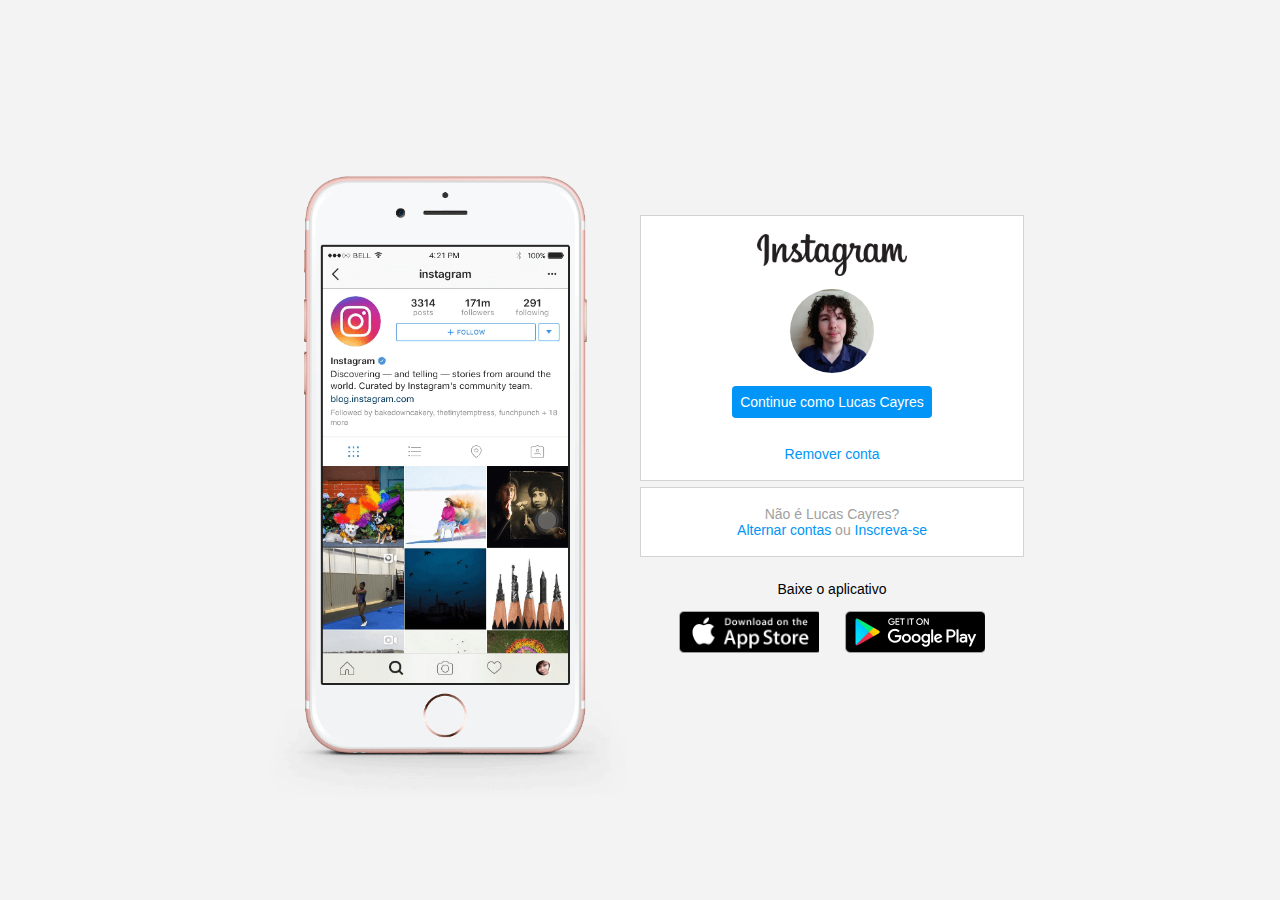
<file: Recriando a pagina inicial do Instagram (MODIFICAÇÕES)/index.html>
<!DOCTYPE html>
<html lang="pt-br">
<head>
    <meta charset="UTF-8">
    <meta name="viewport" content="width=device-width, initial-scale=1.0">
    <link rel="stylesheet" href="style.css">
    <title>Instagram</title>
</head>
<body>
    <div class="instagram-wrapper">
        <div class="instagram-phone">
            <img src="./img/instagram-celular.png" alt="celular com instagram aberto">
        </div>
        <div class="instagram-continue">
            <div class="group">
                <img src="./img/instagram-logo.png" class="instagram-logo" alt="instagram logo">
                <div class="profile-photo">
                    <img src="./img/perfil-instagram.jpg" alt="foto de perfil">
                </div>
                <a href="#" class="instagram-login">Continue como Lucas Cayres</a>
                <a href="#" class="instagram-logout">Remover conta</a>
            </div>
            <div class="group">
                <p class="not-account">Não é Lucas Cayres?</p>
                <p class="not-account">
                    <span class="link-blue">Alternar contas</span>
                    ou
                    <span class="link-blue">Inscreva-se</span>
                </p>
            </div>
            <div class="get-the-app">
                <p class="get-app">Baixe o aplicativo</p>
                <div class="download">
                    <a href="https://apps.apple.com/br/app/instagram/id389801252" target="_blank" class="app-download"></a>
                    <a href="https://play.google.com/store/apps/details?id=com.instagram.android&gl=US" target="_blank" class="app-download"></a>
                </div>
            </div>
        </div>
    </div>
</body>
</html>
</file>
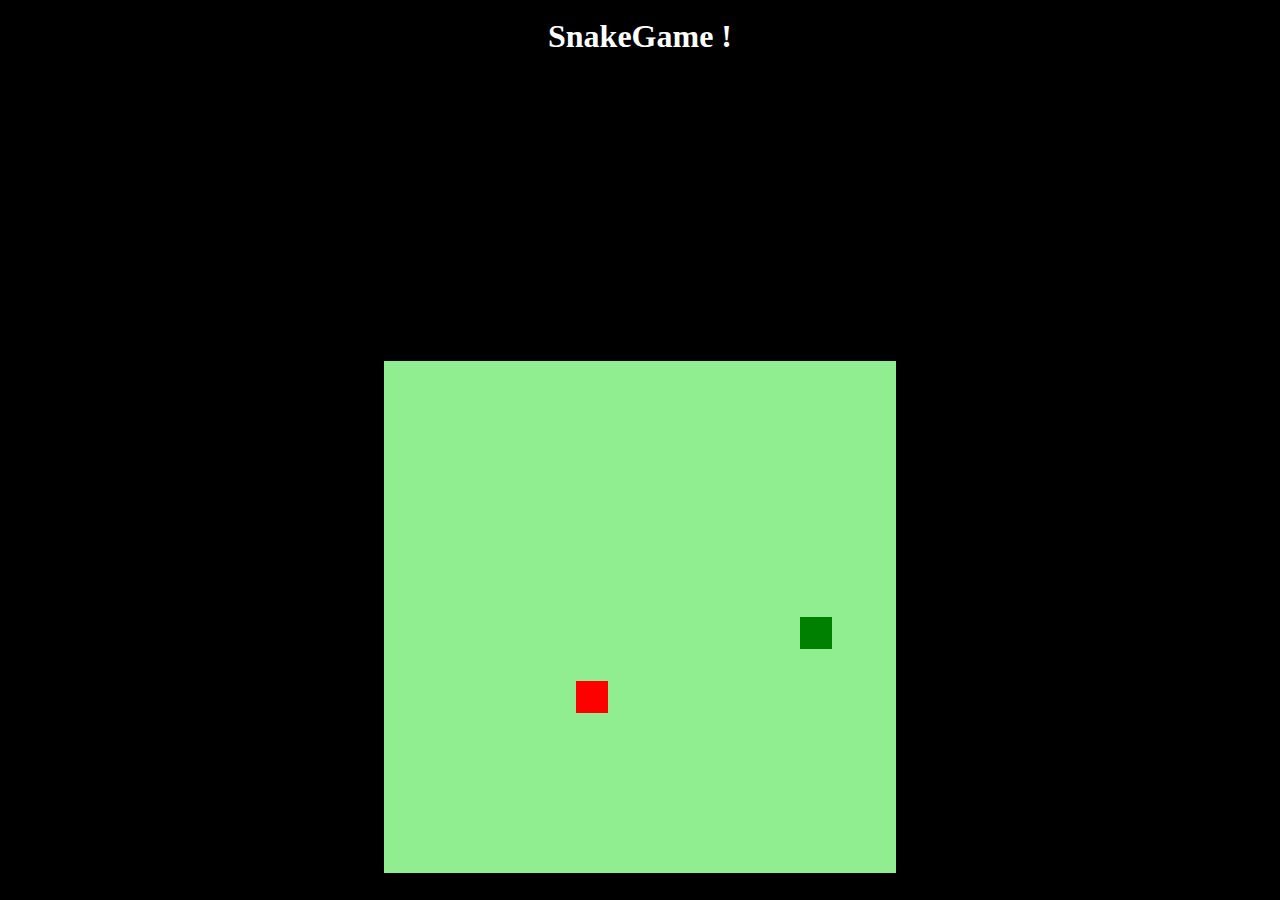
<file: SnakeGame/index.html>
<!DOCTYPE html>
<html lang="pt-br">
<head>
    <meta charset="UTF-8">
    <meta http-equiv="X-UA-Compatible" content="IE=edge">
    <meta name="viewport" content="width=device-width, initial-scale=1.0">
    <link rel="stylesheet" href="style.css">
    <title>Snake Game</title>
</head>
<body>
        <div class="main">
            <h1>SnakeGame !</h1>
            <canvas id="snake" height="512" width="512"></canvas>
        </div>    
        
        <script src="main.js"></script>
</body>
</html>
</file>
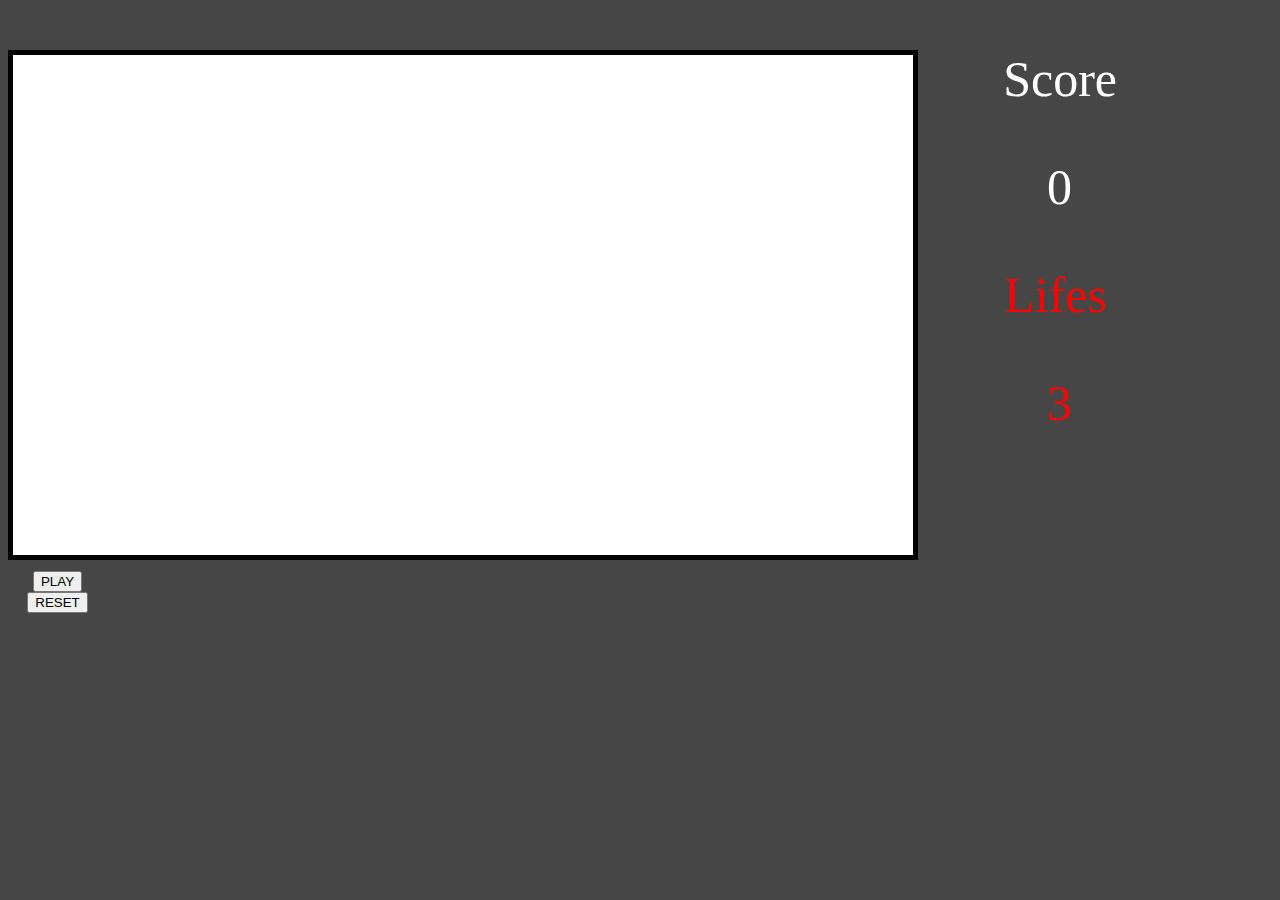
<file: Jogo no Canvas/tela.html>
<!DOCTYPE html>
<html>
    <head>
        <meta charset="utf-8">
        <title>Click Trainer</title>
        <link rel="icon" type="imagem/png" href="icone (WHITE).png" />

        <link rel="stylesheet" href="estilo.css" />
    </head>
    <body>
        <div class="interface">
            <canvas id="screen" width="900px" height="500px"></canvas>

            <div class="buttons">
                <button class="play" type="button">PLAY</button>
                <button class="reset" type="button">RESET</button>
            </div> <!-- BUTTONS -->
        </div> <!-- INTERFACE -->

        <div class="score">
            <p>Score</p>
            <p id="points">0</p>
        </div> <!-- SCORE -->

        <div class="life">
            <p>Lifes</p>
            <p id="lifes">3</p>
        </div> <!-- LIFES -->

        <script src="script.js"></script>
    </body>
</html>
</file>
<file: Recriando a pagina inicial do Instagram (MODIFICAÇÕES)/style.css>
* {
    padding: 0;
    margin: 0;
    box-sizing: border-box;
    text-decoration: none;
    font-family: sans-serif;
    font-size: 14px;
}

body {
    width: 100%;
    min-height: 100vh;
    background-color: rgb(243, 243, 243);
    margin: 0;
    padding: 0;
    display: flex;
    justify-content: center;
}

.instagram-wrapper {
    display: flex;
    align-items: center;
    justify-content: start;
    width: 60%;
    height: 100vh;
}

.instagram-phone {
    display: flex;
    align-items: center;
    justify-content: center;
    width: 50%;
}

.instagram-phone img {
    height: 50rem;
}

.instagram-continue {
    display: flex;
    align-items: center; 
    justify-content: space-around; 
    flex-direction: column;
    width: 50%;
    min-height: 34rem;
}

.group {
    display: flex;
    justify-content: space-between;
    align-items: center;
    flex-direction: column;
    background-color: #ffffff;
    width: 100%;
    padding: 1.3rem 0;
    border: 1px solid lightgray;
}

.group:nth-child(1) {
    min-height: 19rem;
}

.instagram-logo {
    height: 3rem;
}

.profile-photo {
    display: flex;
    justify-content: center;
    align-items: center;
    border-radius: 50%;
    overflow: hidden;
}

.profile-photo img {
    height: 6rem;
}

.instagram-login {
    background-color: #0095f6;
    color: #ffffff;
    padding: 8px;
    border-radius: 4px;
}

.instagram-logout {
    color: #0095f6;
    margin-top: 1rem;
}

.not-account {
    color: rgb(160, 160, 160);
}

.link-blue {
    color: #0095f6;
}

.get-the-app {
    display: flex;
    flex-direction: column;
    align-items: center;
    justify-content: center;
    width: 100%;
    padding: 1.3rem 0;
}

.download {
    display: flex;
    width: 100%;
    justify-content: space-evenly;
    align-items: center;
    padding: 1rem;
}

.app-download {
    height: 3rem;
    width: 10rem;
    background-size: cover;
}

.app-download:nth-child(1) {
    background-image: url('./img/apple-button.png');
}

.app-download:nth-child(2) {
    background-image: url('./img/googleplay-button.png');
}






/* 
media queries 
*/






@media (max-width: 1024px) {
    .instagram-wrapper {
        width: 90%;
    }
}

@media (max-width: 650px) {
    body {
        background-color: #ffffff;
    }

    .instagram-wrapper {
        width: 90%;
    }

    .instagram-phone {
        display: none;
    }

    .instagram-continue {
        width: 100%;
    }
    
    .group {
        border: 1px solid transparent;
    }
}
</file>
<file: SnakeGame/style.css>
*{
    padding: 0;
    margin: 0;
}

body{
    display: flex;
    flex-direction: column;
    align-items: center;
    background-color: black;
    color: white;
}

.main{
    height: 95vh;
    width: 95;
    display: flex;
    flex-direction: column;
    align-items: center;
    justify-content: space-between;
    margin-top: 2vh;
}
</file>
<file: Jogo no Canvas/estilo.css>
body{
    background-color: rgb(70, 70, 70);
}

.interface{
    float: left;
    margin-top: 0px;
}

#screen{
    background-color: white;
    border: 5px solid black;
    cursor: crosshair;
}

.buttons{
    margin-top: 3px;
    padding-top: 4px;
    height: 25px;
    width: 99px ;
    text-align: center;
}

.score {
    color: white;
    font-size: 50px;
    text-align: right;
    margin-right: 155px;
}
#points{
    margin-right: 45px;
}

.life {
    color: red;
    font-size: 50px;
    text-align: right;
    margin-right: 165px;
}
#lifes {
    margin-right: 35px;    
}
</file>
